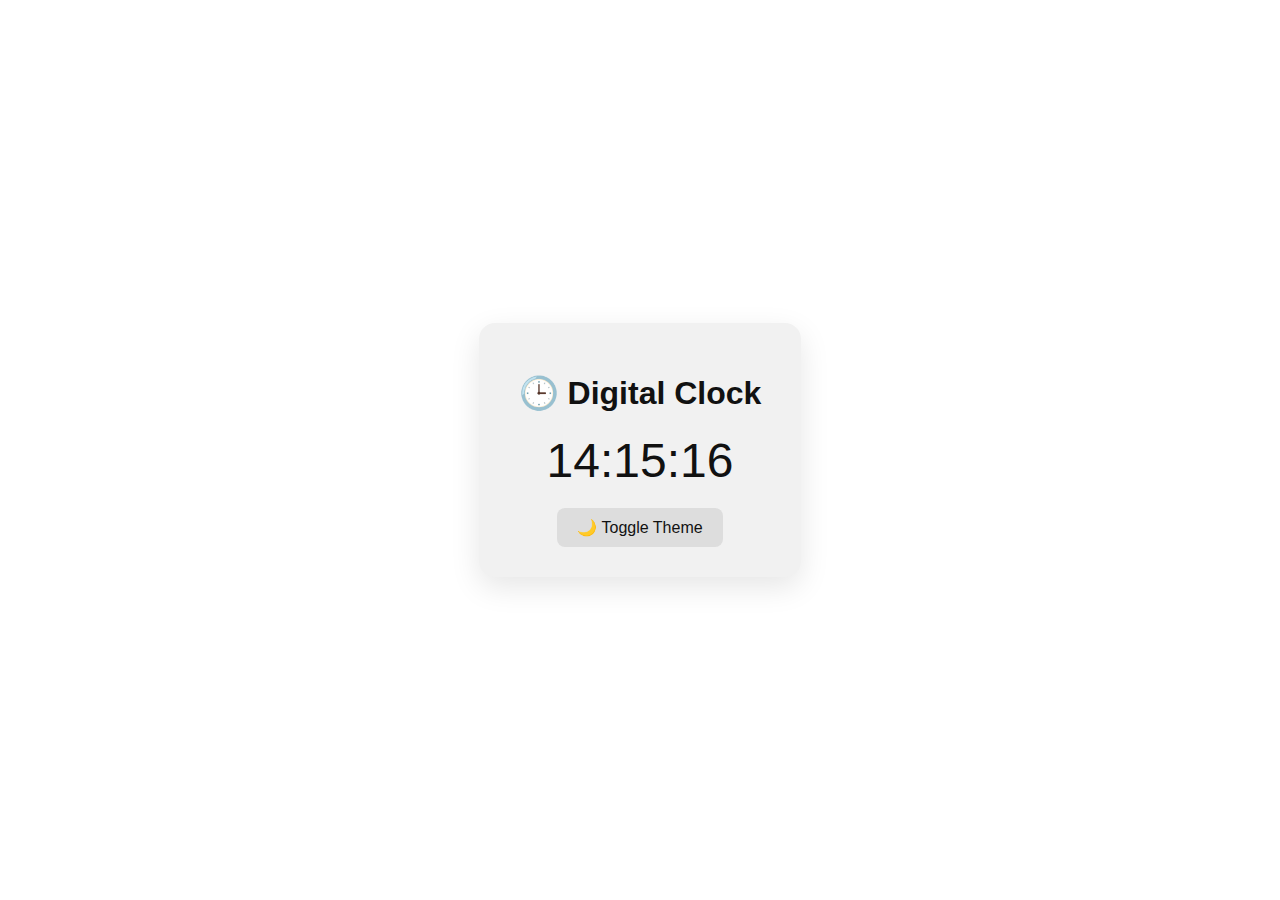
<file: Task1/index.html>
<!DOCTYPE html>
<html lang="en">
<head>
  <meta charset="UTF-8">
  <title>Digital Clock</title>
  <link rel="stylesheet" href="style.css">
</head>
<body>
  <div class="container">
    <h1>🕒 Digital Clock</h1>
    <div id="clock">00:00:00</div>
    <button id="toggle-theme">🌙 Toggle Theme</button>
  </div>
  <script src="script.js"></script>
</body>
</html>
</file>
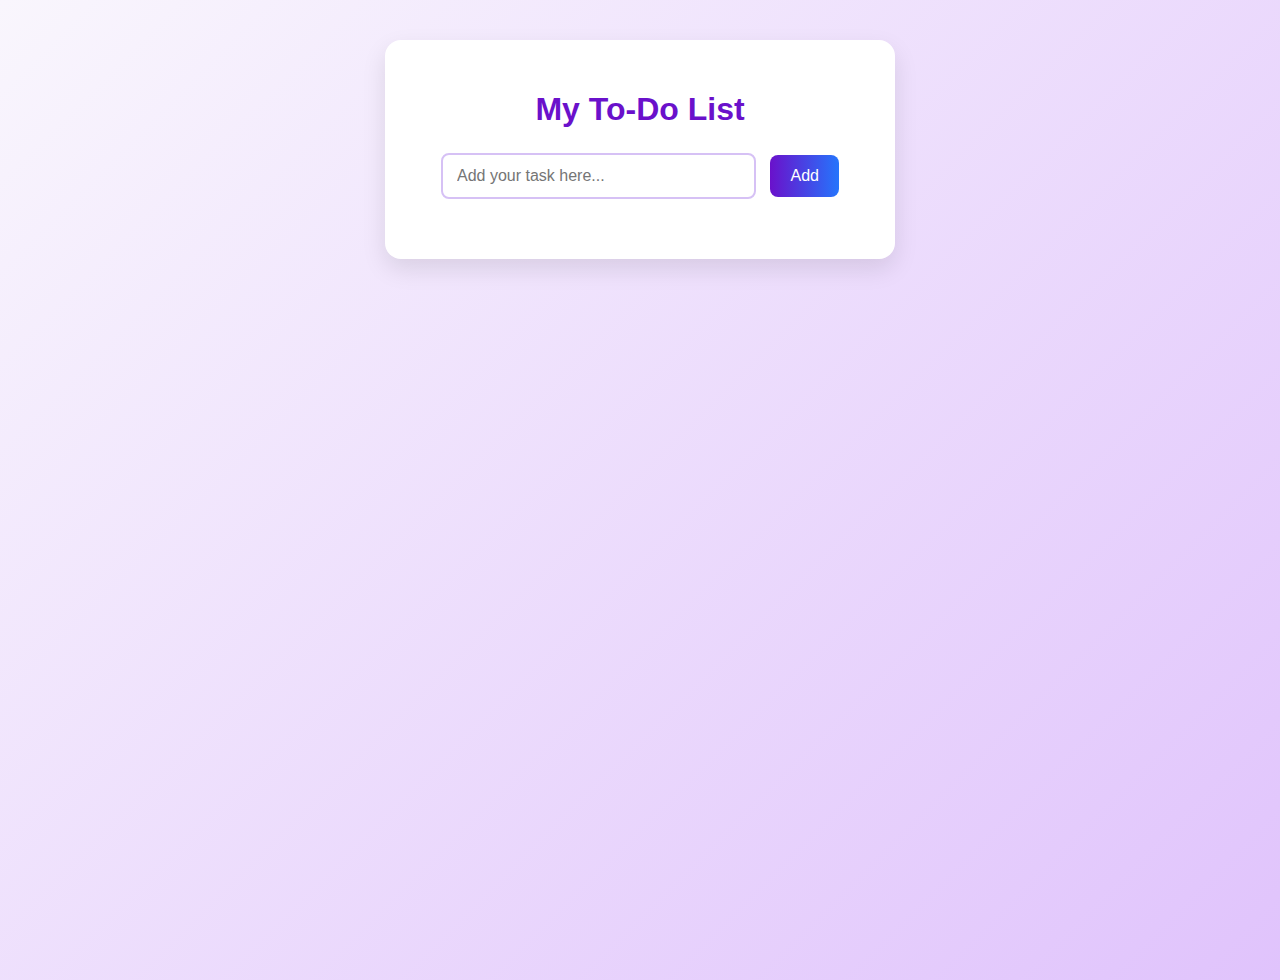
<file: Task2/index.html>
<html>
<html lang="en">
<head>
  <meta charset="UTF-8" />
  <meta name="viewport" content="width=device-width, initial-scale=1.0"/>
  <title>Attractive To-Do List</title>
  <link rel="stylesheet" href="style.css" />
</head>
<body>

  <div class="todo-container">
    <h1>My To-Do List</h1>
    <input type="text" id="taskInput" placeholder="Add your task here..." />
    <button onclick="addTask()">Add</button>

    <ul id="taskList"></ul>
  </div>

  <script>
    function addTask() {
      const input = document.getElementById("taskInput");
      const text = input.value.trim();

      if (text === "") {
        alert("Please enter a task.");
        return;
      }

      const li = document.createElement("li");
      const span = document.createElement("span");
      span.innerText = text;

      const actions = document.createElement("div");
      actions.className = "actions";

      const doneBtn = document.createElement("button");
      doneBtn.innerHTML = "✔";
      doneBtn.title = "Mark as complete";
      doneBtn.onclick = () => li.classList.toggle("completed");

      const deleteBtn = document.createElement("button");
      deleteBtn.innerHTML = "✖";
      deleteBtn.title = "Delete";
      deleteBtn.onclick = () => li.remove();

      actions.appendChild(doneBtn);
      actions.appendChild(deleteBtn);

      li.appendChild(span);
      li.appendChild(actions);

      document.getElementById("taskList").appendChild(li);
      input.value = "";
    }
  </script>

</body>
</html>
</file>
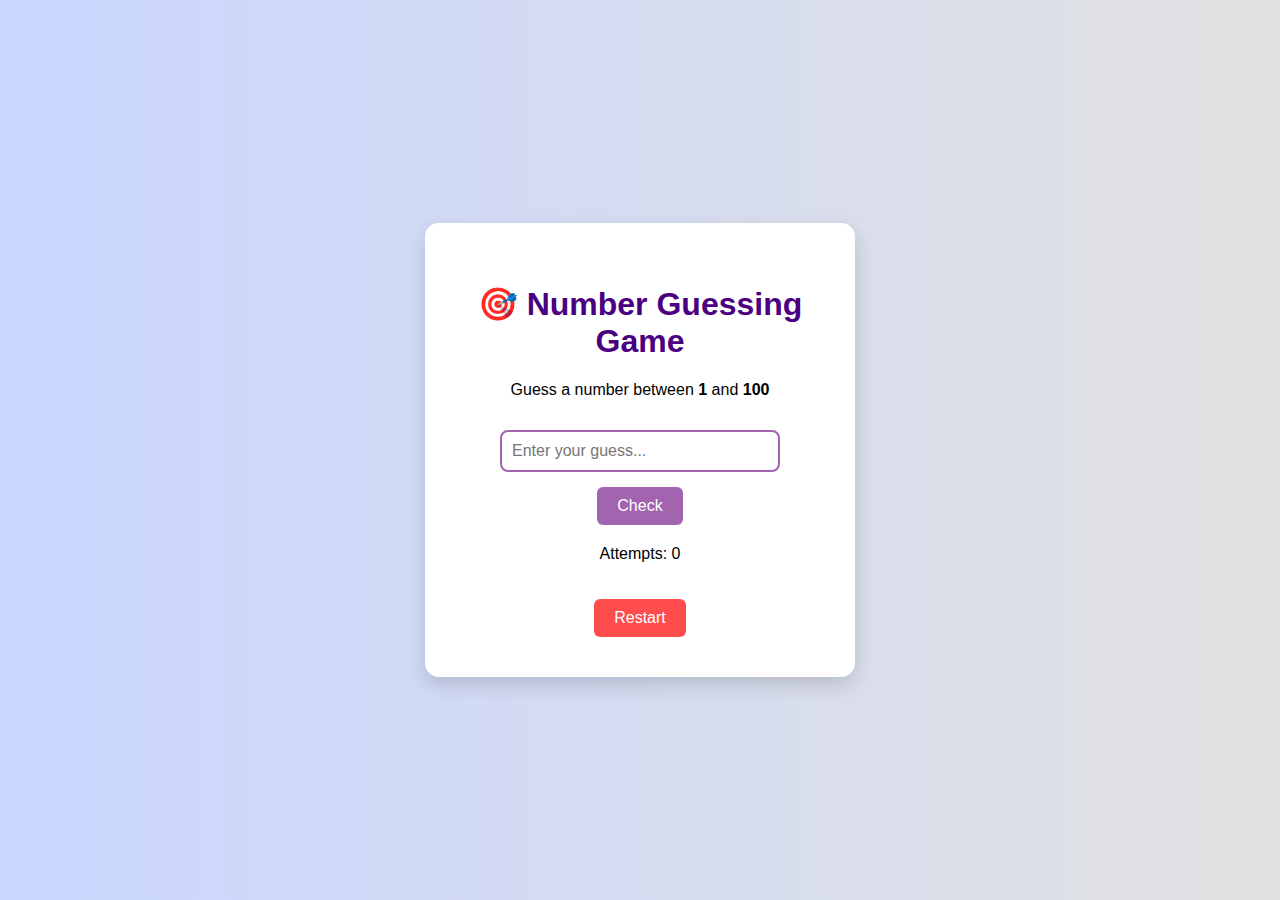
<file: Task4/index.html>
<html>
<html lang="en">
<head>
  <meta charset="UTF-8" />
  <meta name="viewport" content="width=device-width, initial-scale=1.0" />
  <title>Number Guessing Game</title>
  <link rel="stylesheet" href="style.css" />
</head>
<body>
  <div class="game-container">
    <h1>🎯 Number Guessing Game</h1>
    <p>Guess a number between <strong>1</strong> and <strong>100</strong></p>

    <input type="number" id="guessInput" placeholder="Enter your guess..." />
    <button onclick="checkGuess()">Check</button>

    <p id="message"></p>
    <p id="attempts">Attempts: 0</p>
    <button onclick="resetGame()" class="reset-btn">Restart</button>
  </div>

  <script src="script.js"></script>
</body>
</html>
</file>
<file: Task1/style.css>
:root {
  --bg: #ffffff;
  --text: #111111;
  --clock-bg: #f1f1f1;
  --button-bg: #dddddd;
}

body.dark {
  --bg: #121212;
  --text: #f5f5f5;
  --clock-bg: #1e1e1e;
  --button-bg: #333333;
}

body {
  background-color: var(--bg);
  color: var(--text);
  font-family: 'Segoe UI', sans-serif;
  display: flex;
  justify-content: center;
  align-items: center;
  height: 100vh;
  margin: 0;
  transition: 0.4s ease;
}

.container {
  text-align: center;
  background: var(--clock-bg);
  padding: 30px 40px;
  border-radius: 16px;
  box-shadow: 0 10px 30px rgba(0,0,0,0.1);
  transition: 0.4s ease;
}

#clock {
  font-size: 3rem;
  margin: 20px 0;
}

button {
  padding: 10px 20px;
  border: none;
  background-color: var(--button-bg);
  color: var(--text);
  font-size: 16px;
  border-radius: 8px;
  cursor: pointer;
  transition: 0.3s ease;
}

button:hover {
  transform: scale(1.05);
}
</file>
<file: Task2/style.css>
body {
  margin: 0;
  padding: 40px;
  font-family: 'Poppins', sans-serif;
  background: linear-gradient(135deg, #f9f6fd, #e0c3fc);
  min-height: 100vh;
  display: flex;
  justify-content: center;
  align-items: start;
}

.todo-container {
  background: white;
  padding: 30px;
  border-radius: 16px;
  box-shadow: 0 10px 25px rgba(0, 0, 0, 0.1);
  width: 90%;
  max-width: 450px;
  text-align: center;
  animation: fadeIn 1s ease;
}

h1 {
  color: #6a11cb;
  margin-bottom: 25px;
}

input[type="text"] {
  padding: 12px 14px;
  width: 70%;
  font-size: 1em;
  border: 2px solid #d6c1f5;
  border-radius: 8px;
  transition: 0.3s;
}

input:focus {
  border-color: #6a11cb;
  outline: none;
  box-shadow: 0 0 6px #bb91f2;
}

button {
  padding: 12px 20px;
  background: linear-gradient(to right, #6a11cb, #2575fc);
  color: white;
  border: none;
  border-radius: 8px;
  font-size: 1em;
  margin-left: 10px;
  cursor: pointer;
  transition: transform 0.2s, box-shadow 0.3s;
}

button:hover {
  transform: scale(1.05);
  box-shadow: 0 4px 12px rgba(106, 17, 203, 0.3);
}

ul {
  list-style: none;
  padding: 0;
  margin-top: 30px;
}

li {
  background: #f5f5ff;
  margin: 10px 0;
  padding: 14px 18px;
  border-radius: 10px;
  font-size: 1rem;
  display: flex;
  justify-content: space-between;
  align-items: center;
  animation: slideIn 0.4s ease;
}

li.completed {
  text-decoration: line-through;
  background-color: #d9ffe2;
  color: #888;
  transition: 0.3s;
}

.actions button {
  background: transparent;
  border: none;
  font-size: 1.2rem;
  cursor: pointer;
  color: #6a11cb;
  margin-left: 10px;
  transition: 0.2s;
}

.actions button:hover {
  color: #ff4d4d;
  transform: scale(1.2);
}

@keyframes slideIn {
  from { opacity: 0; transform: translateY(-10px); }
  to { opacity: 1; transform: translateY(0); }
}

@keyframes fadeIn {
  from { opacity: 0; transform: scale(0.9); }
  to { opacity: 1; transform: scale(1); }
}
</file>
<file: Task4/style.css>
body {
  font-family: 'Segoe UI', sans-serif;
  background: linear-gradient(to right, #c9d6ff, #e2e2e2);
  display: flex;
  justify-content: center;
  align-items: center;
  height: 100vh;
  margin: 0;
}

.game-container {
  background-color: white;
  padding: 40px;
  border-radius: 14px;
  box-shadow: 0 8px 20px rgba(0, 0, 0, 0.15);
  text-align: center;
  width: 350px;
  animation: fadeIn 1s ease-in-out;
}

h1 {
  color: #4b0082;
}

input {
  padding: 10px;
  width: 80%;
  margin: 15px 0;
  font-size: 1em;
  border: 2px solid #a364af;
  border-radius: 8px;
}

button {
  padding: 10px 20px;
  background-color: #a364af;
  color: white;
  border: none;
  border-radius: 6px;
  cursor: pointer;
  font-size: 1em;
  transition: background-color 0.3s;
}

button:hover {
  background-color: #8b4c99;
}

.reset-btn {
  margin-top: 20px;
  background-color: #ff4d4d;
}

.reset-btn:hover {
  background-color: #e63636;
}

#message {
  font-size: 1.2em;
  margin-top: 20px;
}

@keyframes fadeIn {
  from {
    opacity: 0;
    transform: translateY(-15px);
  }
  to {
    opacity: 1;
    transform: translateY(0);
  }
}
</file>
